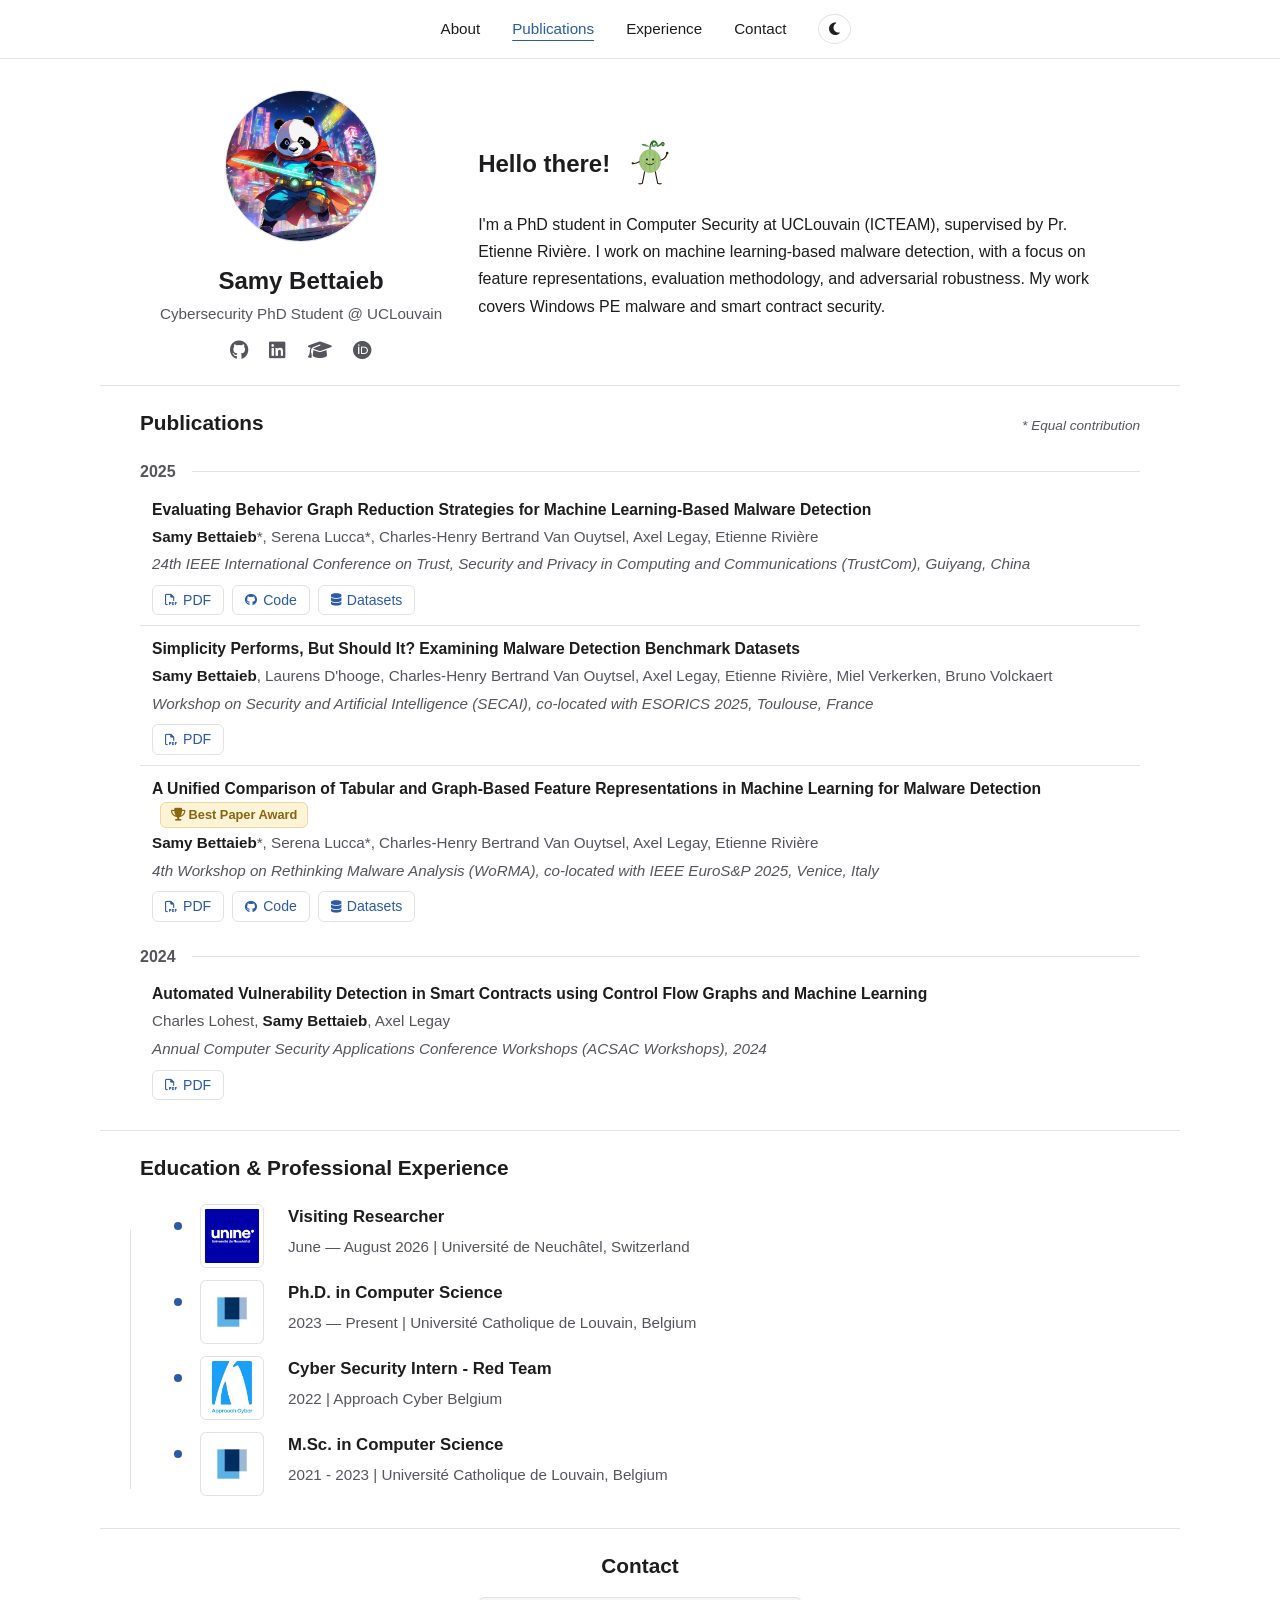
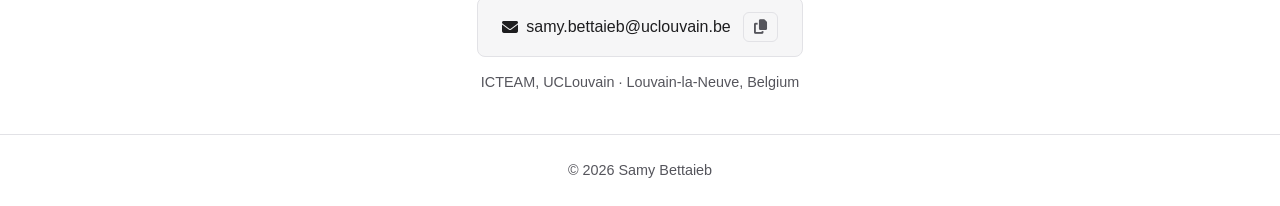
<file: index.html>
<!DOCTYPE html>
<html lang="en">
<head>
    <meta charset="UTF-8">
    <meta name="viewport" content="width=device-width, initial-scale=1.0">
    <title>Samy Bettaieb - Cybersecurity Researcher</title>
    <meta name="description" content="Samy Bettaieb — PhD student in Computer Security at UCLouvain. Research on ML-based malware detection, adversarial robustness, and smart contract security.">
    <meta property="og:title" content="Samy Bettaieb - Cybersecurity Researcher">
    <meta property="og:description" content="PhD student in Computer Security at UCLouvain. ML-based malware detection, adversarial robustness, smart contract security.">
    <meta property="og:type" content="website">
    <meta property="og:url" content="https://samybtt.github.io/">
    <meta property="og:image" content="https://samybtt.github.io/images/panda_small.png">
    <meta name="twitter:card" content="summary">
    <meta name="theme-color" content="#ffffff" media="(prefers-color-scheme: light)">
    <meta name="theme-color" content="#131316" media="(prefers-color-scheme: dark)">
    <link rel="canonical" href="https://samybtt.github.io/">
    <link rel="icon" type="image/png" href="images/panda_small.png">
    <link rel="stylesheet" href="css/styles.css">
    <link rel="stylesheet" href="https://cdnjs.cloudflare.com/ajax/libs/font-awesome/6.5.1/css/all.min.css">
</head>
<body>
    <header>
        <nav>
            <a href="#about">About</a>
            <a href="#papers">Publications</a>
            <a href="#experience">Experience</a>
            <a href="#contact">Contact</a>
            <button id="theme-toggle" aria-label="Toggle dark mode">
                <i class="fas fa-moon"></i>
            </button>
        </nav>
    </header>

    <section id="about" class="section">
        <div class="about-image">
            <img src="images/panda_small.png" alt="Samy Bettaieb">
            <h1>Samy Bettaieb</h1>
            <p>Cybersecurity PhD Student @ UCLouvain</p>
            <div class="social-icons">
                <a href="https://github.com/samybtt" target="_blank" aria-label="GitHub">
                    <i class="fab fa-github"></i>
                </a>
                <a href="https://www.linkedin.com/in/samy-bettaieb-961133237/" target="_blank" aria-label="LinkedIn">
                    <i class="fab fa-linkedin"></i>
                </a>
                <a href="https://scholar.google.com/citations?user=51qJkzMAAAAJ&hl=en" target="_blank" aria-label="Google Scholar">
                    <i class="fas fa-graduation-cap"></i>
                </a>
                <a href="https://orcid.org/0009-0003-8851-9930" target="_blank" aria-label="ORCID">
                    <i class="fab fa-orcid"></i>
                </a>
            </div>
        </div>
        <div class="description">
            <p class="hero-tagline">Hello there!
                <svg class="hero-melon" width="46" height="58" viewBox="-5 0 60 65" xmlns="http://www.w3.org/2000/svg">
                    <!-- Tendril/vine on top -->
                    <g class="melon-tendril">
                        <path d="M25 11 Q25 7 26 4" stroke="#3a7a2a" stroke-width="1.8" fill="none" stroke-linecap="round"/>
                        <path d="M26 4 C28 -2 34 -1 33 4 C32 8 27 7 28 3 C29 0 35 1 34 5 C33 8 38 6 40 3 C42 0 44 3 43 5 C42 7 40 6 41 4" stroke="#2d6a20" stroke-width="1.6" fill="none" stroke-linecap="round"/>
                        <path d="M24 7 Q17 2 14 4 Q15 7 24 7Z" fill="#4aaa4a"/>
                        <path d="M24 7 Q18 3.5 15 4.5" stroke="#2d7a2d" stroke-width="0.5" fill="none"/>
                        <path d="M26 7 Q33 2 36 4 Q35 7 26 7Z" fill="#5cb85c"/>
                        <path d="M26 7 Q32 3.5 35 4.5" stroke="#2d7a2d" stroke-width="0.5" fill="none"/>
                    </g>
                    <!-- Body -->
                    <ellipse cx="25" cy="26" rx="14" ry="15" fill="#9ecc72"/>
                    <ellipse cx="25" cy="26" rx="14" ry="15" fill="none" stroke="#7aaa55" stroke-width="0.5"/>
                    <!-- Faint net -->
                    <path d="M13 19 Q18 17 23 20 Q28 18 37 20" stroke="#7aaa55" stroke-width="0.3" fill="none" opacity="0.15"/>
                    <path d="M12 25 Q17 27 22 24 Q28 27 38 25" stroke="#7aaa55" stroke-width="0.3" fill="none" opacity="0.15"/>
                    <path d="M13 31 Q19 33 24 30 Q30 33 37 31" stroke="#7aaa55" stroke-width="0.3" fill="none" opacity="0.15"/>
                    <path d="M17 14 Q20 20 16 28 Q19 34 17 38" stroke="#7aaa55" stroke-width="0.3" fill="none" opacity="0.12"/>
                    <path d="M33 14 Q30 20 34 28 Q31 34 33 38" stroke="#7aaa55" stroke-width="0.3" fill="none" opacity="0.12"/>
                    <!-- Vertical rind lines -->
                    <path d="M25 12 Q24 26 25 40" stroke="#5a8a3a" stroke-width="1" fill="none" opacity="0.5"/>
                    <path d="M19 14 Q18 26 19 38" stroke="#5a8a3a" stroke-width="0.8" fill="none" opacity="0.45"/>
                    <path d="M31 14 Q32 26 31 38" stroke="#5a8a3a" stroke-width="0.8" fill="none" opacity="0.45"/>
                    <path d="M14 18 Q13.5 26 14 34" stroke="#5a8a3a" stroke-width="0.7" fill="none" opacity="0.35"/>
                    <path d="M36 18 Q36.5 26 36 34" stroke="#5a8a3a" stroke-width="0.7" fill="none" opacity="0.35"/>
                    <!-- Highlight -->
                    <ellipse cx="22" cy="23" rx="6" ry="7" fill="#b0dd88" opacity="0.25"/>
                    <!-- Eyes -->
                    <circle class="melon-eye" cx="21" cy="24" r="1.4" fill="#2a1a0a"/>
                    <circle class="melon-eye" cx="29" cy="24" r="1.4" fill="#2a1a0a"/>
                    <!-- Cheeks -->
                    <ellipse cx="18" cy="27.2" rx="1.8" ry="1.1" fill="#c96a4a" opacity="0.22"/>
                    <ellipse cx="32" cy="27.2" rx="1.8" ry="1.1" fill="#c96a4a" opacity="0.22"/>
                    <!-- Smile -->
                    <path d="M20 29 Q25 33 30 29" stroke="#2a1a0a" stroke-width="1" fill="none" stroke-linecap="round"/>
                    <!-- Left arm, resting -->
                    <path class="ink" d="M11 27 Q6 30 2.5 29" stroke="#2a1a0a" stroke-width="1.5" fill="none" stroke-linecap="round"/>
                    <circle class="ink-fill" cx="2.5" cy="29" r="1.5" fill="#2a1a0a"/>
                    <!-- Right arm, raised and waving -->
                    <g class="melon-wave">
                        <path class="ink" d="M39 25 C43 24 46.5 20 47.5 15.5" stroke="#2a1a0a" stroke-width="1.5" fill="none" stroke-linecap="round"/>
                        <circle class="ink-fill" cx="47.5" cy="15.5" r="1.6" fill="#2a1a0a"/>
                    </g>
                    <!-- Legs, relaxed -->
                    <path class="ink" d="M18 40 Q16.5 48 15 55 Q12 56.5 10.5 55.5" stroke="#2a1a0a" stroke-width="1.5" fill="none" stroke-linecap="round"/>
                    <path class="ink" d="M32 40 Q33.5 48 35 55 Q38 56.5 39.5 55.5" stroke="#2a1a0a" stroke-width="1.5" fill="none" stroke-linecap="round"/>
                </svg>
            </p>
            <p>I'm a PhD student in Computer Security at UCLouvain (ICTEAM), supervised by Pr. Etienne Rivière. I work on machine learning-based malware detection, with a focus on feature representations, evaluation methodology, and adversarial robustness. My work covers Windows PE malware and smart contract security.</p>
        </div>
    </section>


    <section id="papers" class="section">
        <div class="section-head">
            <h2>Publications</h2>
            <div class="contrib-note">* Equal contribution</div>
        </div>
        <h3 class="text-muted">2025</h3>

        <div class="paper-entry">
            <h4 class="paper-title">
                Evaluating Behavior Graph Reduction Strategies for Machine Learning-Based Malware Detection
            </h4>
            <div class="paper-authors">
                <strong>Samy Bettaieb</strong>*, Serena Lucca*, Charles-Henry Bertrand Van Ouytsel, Axel Legay, Etienne Rivière
            </div>
            <div class="paper-info">
                24th IEEE International Conference on Trust, Security and Privacy in Computing and Communications (TrustCom), Guiyang, China
            </div>
            <div class="paper-links">
                <a class="chip" href="http://hdl.handle.net/2078.1/307301" target="_blank"><i class="far fa-file-pdf"></i>PDF</a>
                <a class="chip" href="https://github.com/CloudLargeScale-UCLouvain/malware-graph-reduction" target="_blank"><i class="fab fa-github"></i>Code</a>
                <a class="chip" href="https://www.kaggle.com/datasets/sigehmireglbjevf/api-call-graphs-reduction-strategies" target="_blank"><i class="fas fa-database"></i>Datasets</a>
            </div>
        </div>

        <div class="paper-entry">
            <h4 class="paper-title">
                Simplicity Performs, But Should It? Examining Malware Detection Benchmark Datasets
            </h4>
            <div class="paper-authors">
                <strong>Samy Bettaieb</strong>, Laurens D'hooge, Charles-Henry Bertrand Van Ouytsel, Axel Legay, Etienne Rivière, Miel Verkerken, Bruno Volckaert
            </div>
            <div class="paper-info">
                Workshop on Security and Artificial Intelligence (SECAI), co-located with ESORICS 2025, Toulouse, France
            </div>
            <div class="paper-links">
                <a class="chip" href="http://hdl.handle.net/2078.1/307299" target="_blank"><i class="far fa-file-pdf"></i>PDF</a>
            </div>
        </div>

        <div class="paper-entry">
            <h4 class="paper-title">
                A Unified Comparison of Tabular and Graph-Based Feature Representations in Machine Learning for Malware Detection
                <span class="award-badge"><i class="fas fa-trophy"></i> Best Paper Award</span>
            </h4>
            <div class="paper-authors">
                <strong>Samy Bettaieb</strong>*, Serena Lucca*, Charles-Henry Bertrand Van Ouytsel, Axel Legay, Etienne Rivière
            </div>
            <div class="paper-info">
                4th Workshop on Rethinking Malware Analysis (WoRMA), co-located with IEEE EuroS&P 2025, Venice, Italy
                
            </div>
            <div class="paper-links">
                <a class="chip" href="https://ieeexplore.ieee.org/document/11129492" target="_blank"><i class="far fa-file-pdf"></i>PDF</a>
                <a class="chip" href="https://github.com/samybtt/comparison-tabular-graph-ml-malware" target="_blank"><i class="fab fa-github"></i>Code</a>
                <a class="chip" href="https://www.kaggle.com/sigehmireglbjevf/datasets" target="_blank"><i class="fas fa-database"></i>Datasets</a>
            </div>
        </div>

        <h3 class="text-muted">2024</h3>

        <div class="paper-entry">
            <h4 class="paper-title">
                Automated Vulnerability Detection in Smart Contracts using Control Flow Graphs and Machine Learning
            </h4>
            <div class="paper-authors">
                Charles Lohest, <strong>Samy Bettaieb</strong>, Axel Legay
            </div>
            <div class="paper-info">
                Annual Computer Security Applications Conference Workshops (ACSAC Workshops), 2024
            </div>
            <div class="paper-links">
                <a class="chip" href="https://ieeexplore.ieee.org/stamp/stamp.jsp?arnumber=10917792" target="_blank"><i class="far fa-file-pdf"></i>PDF</a>
            </div>
        </div>
    </section>


    <section id="experience" class="section">
        <h2>Education & Professional Experience</h2>
        <div class="timeline-wrapper">
            <div class="timeline-entry">
                <img src="images/unine_logo.jpeg" alt="Université de Neuchâtel Logo">
                <div>
                    <h4>Visiting Researcher</h4>
                    <p>June — August 2026 | Université de Neuchâtel, Switzerland</p>
                </div>
            </div>
            <div class="timeline-entry">
                <img src="images/uclouvain_logo_square.jpeg" alt="UCLouvain Logo">
                <div>
                    <h4>Ph.D. in Computer Science</h4>
                    <p>2023 — Present | Université Catholique de Louvain, Belgium</p>
                </div>
            </div>
            <div class="timeline-entry">
                <img src="images/approach_cyber_logo.jpeg" alt="Approach Cyber Logo">
                <div>
                    <h4>Cyber Security Intern - Red Team</h4>
                    <p>2022 | Approach Cyber Belgium</p>
                </div>
            </div>
            <div class="timeline-entry">
                <img src="images/uclouvain_logo_square.jpeg" alt="UCLouvain Logo">
                <div>
                    <h4>M.Sc. in Computer Science</h4>
                    <p>2021 - 2023 | Université Catholique de Louvain, Belgium</p>
                </div>
            </div>
        </div>
    </section>


    <section id="contact" class="section">
        <h2>Contact</h2>
        <div class="contact-card">
            <a href="mailto:samy.bettaieb@uclouvain.be" class="email-link">
                <i class="fas fa-envelope"></i>
                samy.bettaieb@uclouvain.be
            </a>
            <button class="copy-email" data-email="samy.bettaieb@uclouvain.be" aria-label="Copy email">
                <i class="fas fa-copy"></i>
            </button>
        </div>
        <p class="contact-location">ICTEAM, UCLouvain &middot; Louvain-la-Neuve, Belgium</p>
    </section>

    <footer>
        &copy; 2026 Samy Bettaieb
    </footer>

    <script type="application/ld+json">
    {
        "@context": "https://schema.org",
        "@type": "Person",
        "name": "Samy Bettaieb",
        "givenName": "Samy",
        "familyName": "Bettaieb",
        "jobTitle": "PhD Student in Computer Security",
        "url": "https://samybtt.github.io/",
        "image": "https://samybtt.github.io/images/panda_small.png",
        "email": "samy.bettaieb@uclouvain.be",
        "affiliation": {
            "@type": "CollegeOrUniversity",
            "name": "UCLouvain — ICTEAM",
            "url": "https://uclouvain.be/en/research-institutes/icteam"
        },
        "alumniOf": {
            "@type": "CollegeOrUniversity",
            "name": "Université Catholique de Louvain"
        },
        "knowsAbout": [
            "Machine learning-based malware detection",
            "Adversarial robustness",
            "Windows PE malware analysis",
            "Smart contract security",
            "Evaluation methodology for security machine learning"
        ],
        "sameAs": [
            "https://github.com/samybtt",
            "https://www.linkedin.com/in/samy-bettaieb-961133237/",
            "https://scholar.google.com/citations?user=51qJkzMAAAAJ&hl=en",
            "https://orcid.org/0009-0003-8851-9930"
        ]
    }
    </script>

    <script src="js/main.js"></script>
</body>
</html>
</file>
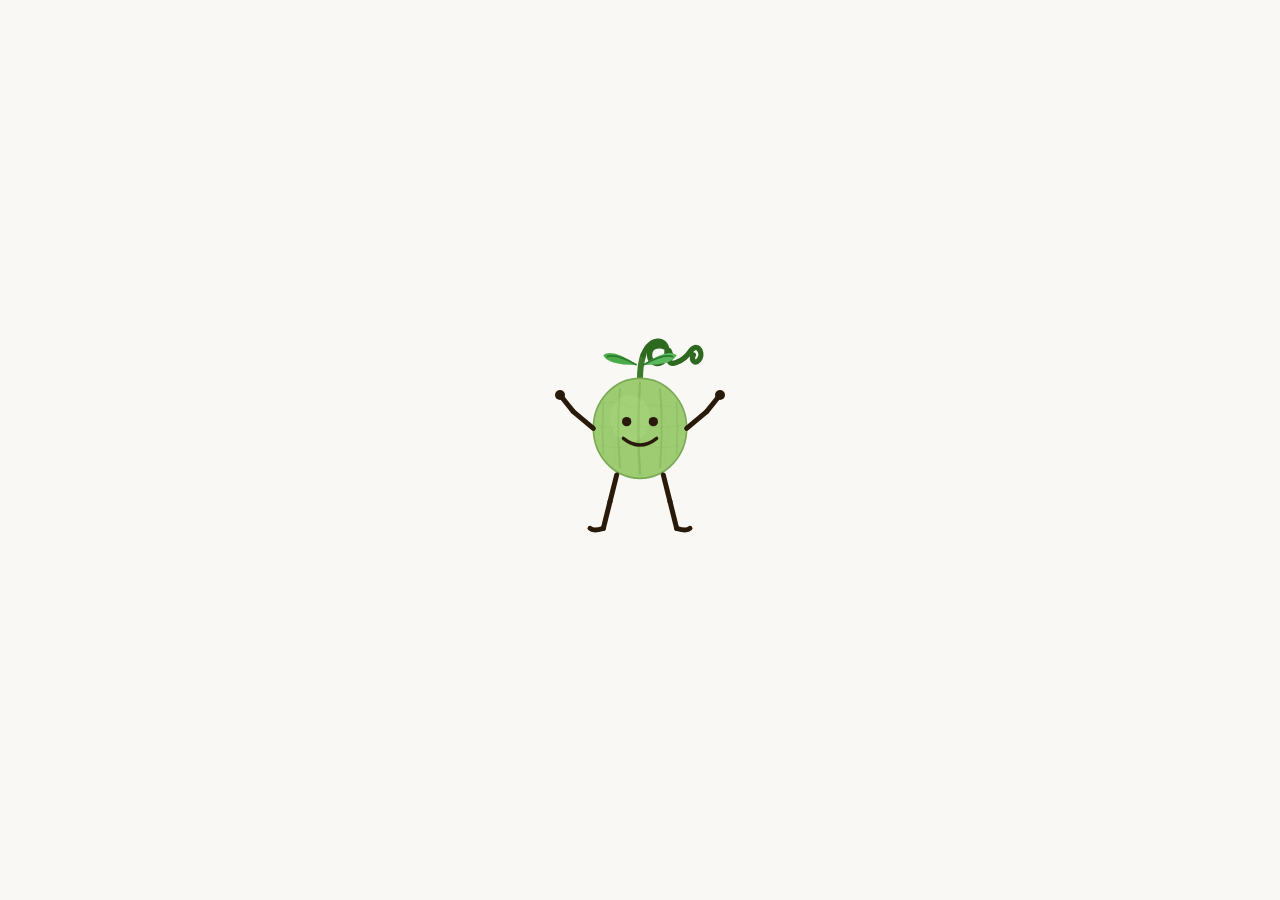
<file: animations/melon.html>
<!DOCTYPE html>
<html lang="en">
<head>
<meta charset="UTF-8">
<meta name="viewport" content="width=device-width, initial-scale=1.0">
<title>Dancing Melon</title>
<style>
  * { margin: 0; padding: 0; box-sizing: border-box; }
  html, body { width: 100%; height: 100%; display: flex; align-items: center; justify-content: center; background: #f9f8f4; }

  .dancing-melon {
      animation: melon-groove 4s ease-in-out infinite;
  }

  @keyframes melon-groove {
      0% { transform: translateX(0) translateY(0) rotate(0deg); }
      6.25% { transform: translateX(-3px) translateY(-4px) rotate(-5deg); }
      12.5% { transform: translateX(0) translateY(0) rotate(0deg); }
      18.75% { transform: translateX(3px) translateY(-4px) rotate(5deg); }
      25% { transform: translateX(0) translateY(0) rotate(0deg); }
      31.25% { transform: translateX(-3px) translateY(-4px) rotate(-5deg); }
      37.5% { transform: translateX(0) translateY(0) rotate(0deg); }
      43.75% { transform: translateX(3px) translateY(-4px) rotate(5deg); }
      50% { transform: translateX(0) translateY(0) rotate(0deg); }
      100% { transform: translateX(0) translateY(0) rotate(0deg); }
  }

  .melon-wave-arm {
      transform-origin: 11px 26px;
      animation: melon-arm-l 4s ease-in-out infinite;
  }

  @keyframes melon-arm-l {
      0% { transform: rotate(0deg); }
      6.25% { transform: rotate(20deg); }
      12.5% { transform: rotate(0deg); }
      18.75% { transform: rotate(-20deg); }
      25% { transform: rotate(0deg); }
      31.25% { transform: rotate(20deg); }
      37.5% { transform: rotate(0deg); }
      43.75% { transform: rotate(-20deg); }
      50% { transform: rotate(-80deg); }
      58% { transform: rotate(50deg); }
      66% { transform: rotate(-80deg); }
      74% { transform: rotate(50deg); }
      82% { transform: rotate(-80deg); }
      90% { transform: rotate(50deg); }
      100% { transform: rotate(0deg); }
  }

  .melon-right-arm {
      transform-origin: 39px 26px;
      animation: melon-arm-r 4s ease-in-out infinite;
  }

  @keyframes melon-arm-r {
      0% { transform: rotate(0deg); }
      6.25% { transform: rotate(20deg); }
      12.5% { transform: rotate(0deg); }
      18.75% { transform: rotate(-20deg); }
      25% { transform: rotate(0deg); }
      31.25% { transform: rotate(20deg); }
      37.5% { transform: rotate(0deg); }
      43.75% { transform: rotate(-20deg); }
      50% { transform: rotate(95deg); }
      100% { transform: rotate(95deg); }
  }

  .melon-left-forearm {
      transform-origin: 5px 21px;
      animation: melon-forearm-l 4s ease-in-out infinite;
  }

  @keyframes melon-forearm-l {
      0% { transform: rotate(0deg); }
      6.25% { transform: rotate(15deg); }
      12.5% { transform: rotate(0deg); }
      18.75% { transform: rotate(-15deg); }
      25% { transform: rotate(0deg); }
      31.25% { transform: rotate(15deg); }
      37.5% { transform: rotate(0deg); }
      43.75% { transform: rotate(-15deg); }
      50% { transform: rotate(-20deg); }
      58% { transform: rotate(15deg); }
      66% { transform: rotate(-20deg); }
      74% { transform: rotate(15deg); }
      82% { transform: rotate(-20deg); }
      90% { transform: rotate(15deg); }
      100% { transform: rotate(0deg); }
  }

  .melon-right-forearm {
      transform-origin: 45px 21px;
      animation: melon-forearm-r 4s ease-in-out infinite;
  }

  @keyframes melon-forearm-r {
      0% { transform: rotate(0deg); }
      6.25% { transform: rotate(15deg); }
      12.5% { transform: rotate(0deg); }
      18.75% { transform: rotate(-15deg); }
      25% { transform: rotate(0deg); }
      31.25% { transform: rotate(15deg); }
      37.5% { transform: rotate(0deg); }
      43.75% { transform: rotate(-15deg); }
      50% { transform: rotate(0deg); }
      100% { transform: rotate(0deg); }
  }

  .melon-left-leg {
      transform-origin: 18px 40px;
      animation: melon-leg-l 4s ease-in-out infinite;
  }

  @keyframes melon-leg-l {
      0% { transform: rotate(0deg); }
      6.25% { transform: rotate(-20deg); }
      12.5% { transform: rotate(0deg); }
      18.75% { transform: rotate(5deg); }
      25% { transform: rotate(0deg); }
      31.25% { transform: rotate(-20deg); }
      37.5% { transform: rotate(0deg); }
      43.75% { transform: rotate(5deg); }
      50% { transform: rotate(0deg); }
      100% { transform: rotate(0deg); }
  }

  .melon-right-leg {
      transform-origin: 32px 40px;
      animation: melon-leg-r 4s ease-in-out infinite;
  }

  @keyframes melon-leg-r {
      0% { transform: rotate(0deg); }
      6.25% { transform: rotate(-5deg); }
      12.5% { transform: rotate(0deg); }
      18.75% { transform: rotate(20deg); }
      25% { transform: rotate(0deg); }
      31.25% { transform: rotate(-5deg); }
      37.5% { transform: rotate(0deg); }
      43.75% { transform: rotate(20deg); }
      50% { transform: rotate(0deg); }
      100% { transform: rotate(0deg); }
  }

  .melon-left-shin {
      transform-origin: 16px 48px;
      animation: melon-shin-l 4s ease-in-out infinite;
  }

  @keyframes melon-shin-l {
      0% { transform: rotate(0deg); }
      6.25% { transform: rotate(30deg); }
      12.5% { transform: rotate(0deg); }
      18.75% { transform: rotate(-5deg); }
      25% { transform: rotate(0deg); }
      31.25% { transform: rotate(30deg); }
      37.5% { transform: rotate(0deg); }
      43.75% { transform: rotate(-5deg); }
      50% { transform: rotate(0deg); }
      100% { transform: rotate(0deg); }
  }

  .melon-right-shin {
      transform-origin: 34px 48px;
      animation: melon-shin-r 4s ease-in-out infinite;
  }

  @keyframes melon-shin-r {
      0% { transform: rotate(0deg); }
      6.25% { transform: rotate(5deg); }
      12.5% { transform: rotate(0deg); }
      18.75% { transform: rotate(-30deg); }
      25% { transform: rotate(0deg); }
      31.25% { transform: rotate(5deg); }
      37.5% { transform: rotate(0deg); }
      43.75% { transform: rotate(-30deg); }
      50% { transform: rotate(0deg); }
      100% { transform: rotate(0deg); }
  }

  .melon-tendril {
      transform-origin: 25px 8px;
      animation: melon-tendril-wiggle 2s ease-in-out infinite;
  }

  @keyframes melon-tendril-wiggle {
      0%, 100% { transform: rotate(0deg); }
      25% { transform: rotate(10deg); }
      75% { transform: rotate(-10deg); }
  }
</style>
</head>
<body>

<svg class="dancing-melon" width="200" height="250" viewBox="-5 0 60 65" xmlns="http://www.w3.org/2000/svg">
    <!-- Tendril/vine on top -->
    <g class="melon-tendril">
        <!-- Stem -->
        <path d="M25 11 Q25 7 26 4" stroke="#3a7a2a" stroke-width="1.8" fill="none" stroke-linecap="round"/>
        <!-- Curly tendril with clear spiral loops -->
        <path d="M26 4 C28 -2 34 -1 33 4 C32 8 27 7 28 3 C29 0 35 1 34 5 C33 8 38 6 40 3 C42 0 44 3 43 5 C42 7 40 6 41 4" stroke="#2d6a20" stroke-width="1.6" fill="none" stroke-linecap="round"/>
        <!-- Left leaf -->
        <path d="M24 7 Q17 2 14 4 Q15 7 24 7Z" fill="#4aaa4a"/>
        <path d="M24 7 Q18 3.5 15 4.5" stroke="#2d7a2d" stroke-width="0.5" fill="none"/>
        <!-- Right leaf -->
        <path d="M26 7 Q33 2 36 4 Q35 7 26 7Z" fill="#5cb85c"/>
        <path d="M26 7 Q32 3.5 35 4.5" stroke="#2d7a2d" stroke-width="0.5" fill="none"/>
    </g>

    <!-- Body - oval melon shape -->
    <ellipse cx="25" cy="26" rx="14" ry="15" fill="#9ecc72"/>
    <ellipse cx="25" cy="26" rx="14" ry="15" fill="none" stroke="#7aaa55" stroke-width="0.5"/>

    <!-- Faint irregular net texture -->
    <path d="M13 19 Q18 17 23 20 Q28 18 37 20" stroke="#7aaa55" stroke-width="0.3" fill="none" opacity="0.15"/>
    <path d="M12 25 Q17 27 22 24 Q28 27 38 25" stroke="#7aaa55" stroke-width="0.3" fill="none" opacity="0.15"/>
    <path d="M13 31 Q19 33 24 30 Q30 33 37 31" stroke="#7aaa55" stroke-width="0.3" fill="none" opacity="0.15"/>
    <path d="M17 14 Q20 20 16 28 Q19 34 17 38" stroke="#7aaa55" stroke-width="0.3" fill="none" opacity="0.12"/>
    <path d="M33 14 Q30 20 34 28 Q31 34 33 38" stroke="#7aaa55" stroke-width="0.3" fill="none" opacity="0.12"/>

    <!-- Vertical rind lines (primary) -->
    <path d="M25 12 Q24 26 25 40" stroke="#6a9a48" stroke-width="0.7" fill="none" opacity="0.35"/>
    <path d="M19 14 Q18 26 19 38" stroke="#6a9a48" stroke-width="0.6" fill="none" opacity="0.3"/>
    <path d="M31 14 Q32 26 31 38" stroke="#6a9a48" stroke-width="0.6" fill="none" opacity="0.3"/>
    <path d="M14 18 Q13.5 26 14 34" stroke="#6a9a48" stroke-width="0.5" fill="none" opacity="0.22"/>
    <path d="M36 18 Q36.5 26 36 34" stroke="#6a9a48" stroke-width="0.5" fill="none" opacity="0.22"/>

    <!-- Lighter highlight -->
    <ellipse cx="22" cy="23" rx="6" ry="7" fill="#b0dd88" opacity="0.25"/>

    <!-- Eyes -->
    <circle cx="21" cy="24" r="1.4" fill="#2a1a0a"/>
    <circle cx="29" cy="24" r="1.4" fill="#2a1a0a"/>

    <!-- Smile -->
    <path d="M20 29 Q25 33 30 29" stroke="#2a1a0a" stroke-width="1" fill="none" stroke-linecap="round"/>

    <!-- Left arm -->
    <g class="melon-wave-arm">
        <line x1="11" y1="26" x2="5" y2="21" stroke="#2a1a0a" stroke-width="1.5" stroke-linecap="round"/>
        <g class="melon-left-forearm">
            <line x1="5" y1="21" x2="1" y2="16" stroke="#2a1a0a" stroke-width="1.5" stroke-linecap="round"/>
            <circle cx="1" cy="16" r="1.5" fill="#2a1a0a"/>
        </g>
    </g>

    <!-- Right arm -->
    <g class="melon-right-arm">
        <line x1="39" y1="26" x2="45" y2="21" stroke="#2a1a0a" stroke-width="1.5" stroke-linecap="round"/>
        <g class="melon-right-forearm">
            <line x1="45" y1="21" x2="49" y2="16" stroke="#2a1a0a" stroke-width="1.5" stroke-linecap="round"/>
            <circle cx="49" cy="16" r="1.5" fill="#2a1a0a"/>
        </g>
    </g>

    <!-- Left leg -->
    <g class="melon-left-leg">
        <line x1="18" y1="40" x2="16" y2="48" stroke="#2a1a0a" stroke-width="1.5" stroke-linecap="round"/>
        <g class="melon-left-shin">
            <line x1="16" y1="48" x2="14" y2="56" stroke="#2a1a0a" stroke-width="1.5" stroke-linecap="round"/>
            <path d="M14 56 Q11 57 10 56" stroke="#2a1a0a" stroke-width="1.5" fill="none" stroke-linecap="round"/>
        </g>
    </g>

    <!-- Right leg -->
    <g class="melon-right-leg">
        <line x1="32" y1="40" x2="34" y2="48" stroke="#2a1a0a" stroke-width="1.5" stroke-linecap="round"/>
        <g class="melon-right-shin">
            <line x1="34" y1="48" x2="36" y2="56" stroke="#2a1a0a" stroke-width="1.5" stroke-linecap="round"/>
            <path d="M36 56 Q39 57 40 56" stroke="#2a1a0a" stroke-width="1.5" fill="none" stroke-linecap="round"/>
        </g>
    </g>
</svg>

</body>
</html>
</file>
<file: css/styles.css>
/* styles.css — clean minimal */

:root {
    --background: #ffffff;
    --text: #1d1d1f;
    --text-secondary: #55555c;
    --accent: #2b5aa7;
    --accent-dark: #1d4076;
    --header-bg: rgba(255, 255, 255, 0.92);
    --card-bg: #f6f6f7;
    --border: #e2e2e6;
    --shadow: rgba(0, 0, 0, 0.08);
}

[data-theme="dark"] {
    --background: #131316;
    --text: #e8e8ea;
    --text-secondary: #a5a5ad;
    --accent: #82aae0;
    --accent-dark: #a9c6ef;
    --header-bg: rgba(19, 19, 22, 0.92);
    --card-bg: #1d1d22;
    --border: #2c2c33;
    --shadow: rgba(0, 0, 0, 0.4);
}

/* ====== BASE ====== */

html {
    scroll-behavior: smooth;
}

body {
    margin: 0;
    padding-top: 60px;
    font-family: -apple-system, BlinkMacSystemFont, 'Segoe UI', Roboto, Helvetica, Arial, sans-serif;
    font-size: 1rem;
    line-height: 1.6;
    background: var(--background);
    color: var(--text);
    transition: background 0.15s ease, color 0.15s ease;
}

h2 {
    font-size: 1.3rem;
    font-weight: 700;
    margin: 0 0 8px;
    color: var(--text);
}

a {
    color: var(--accent);
    transition: color 0.15s ease;
}

a:hover {
    color: var(--accent-dark);
}

:focus-visible {
    outline: 2px solid var(--accent);
    outline-offset: 3px;
    border-radius: 2px;
}

/* ====== HEADER ====== */

header {
    position: fixed;
    top: 0;
    left: 0;
    width: 100%;
    box-sizing: border-box;
    background: var(--header-bg);
    backdrop-filter: blur(8px);
    display: flex;
    justify-content: center;
    padding: 14px 10px;
    z-index: 1000;
    border-bottom: 1px solid var(--border);
    transition: background 0.15s ease;
}

nav {
    display: flex;
    align-items: center;
    justify-content: center;
    flex-wrap: wrap;
    gap: 8px;
    max-width: 100%;
}

nav a {
    margin: 0 12px;
    white-space: nowrap;
    text-decoration: none;
    color: var(--text);
    font-weight: 500;
    font-size: 0.95rem;
    padding: 2px 0;
    transition: color 0.15s ease;
}

nav a:hover,
nav a.active {
    color: var(--accent);
}

nav a.active {
    text-decoration: underline;
    text-underline-offset: 6px;
}

#theme-toggle {
    background: none;
    border: 1px solid var(--border);
    color: var(--text);
    font-size: 0.9rem;
    cursor: pointer;
    padding: 6px 10px;
    border-radius: 50%;
    margin-left: 12px;
    transition: all 0.15s ease;
}

#theme-toggle:hover {
    border-color: var(--accent);
    color: var(--accent);
}

/* ====== SECTIONS ====== */

.section {
    padding: 20px 40px;
    max-width: 1000px;
    margin: auto;
    scroll-margin-top: 60px;
}

.section + .section {
    border-top: 1px solid var(--border);
}

/* ====== ABOUT ====== */

#about {
    display: flex;
    align-items: center;
    justify-content: space-around;
    flex-wrap: wrap;
    text-align: left;
    padding: 20px 40px 8px;
}

.about-image {
    text-align: center;
    margin: 10px 20px;
}

.about-image img {
    width: 150px;
    height: 150px;
    object-fit: cover;
    border-radius: 50%;
    border: 1px solid var(--border);
}

.about-image h1 {
    margin: 12px 0 2px;
    font-size: 1.5rem;
    font-weight: 700;
}

.about-image p {
    margin: 0 0 10px;
    font-size: 0.95rem;
    color: var(--text-secondary);
}

.social-icons a {
    margin: 0 8px;
    font-size: 19px;
    color: var(--text-secondary);
    text-decoration: none;
    transition: color 0.15s ease;
}

.social-icons a:hover {
    color: var(--accent);
}

.description {
    flex: 1;
    min-width: 280px;
    margin: 16px;
    text-align: left;
}

.description p {
    line-height: 1.7;
    color: var(--text);
}

.description p:last-child {
    margin-bottom: 0;
}

.hero-tagline {
    font-size: 1.5rem;
    font-weight: 700;
    line-height: 1.2;
    margin: 0 0 14px;
    color: var(--text);
}

/* ====== HERO MELON ====== */
/* Calm idle character: gentle float, a periodic wave, a blink */

.hero-melon {
    display: inline-block;
    vertical-align: middle;
    margin-left: 10px;
    filter: saturate(0.85);
    animation: melon-float 6s ease-in-out infinite;
}

@keyframes melon-float {
    0%, 100% { transform: translateY(0) rotate(0deg); }
    50% { transform: translateY(-3px) rotate(-1.5deg); }
}

/* Dark mode: light limbs */
[data-theme="dark"] .hero-melon .ink {
    stroke: #d5d5da;
}

[data-theme="dark"] .hero-melon .ink-fill {
    fill: #d5d5da;
}

.melon-wave {
    transform-origin: 39px 25px;
    animation: melon-wave 7s ease-in-out infinite;
}

@keyframes melon-wave {
    0%, 34%, 100% { transform: rotate(0deg); }
    8% { transform: rotate(22deg); }
    15% { transform: rotate(-16deg); }
    22% { transform: rotate(22deg); }
    29% { transform: rotate(-16deg); }
}

.melon-eye {
    transform-box: fill-box;
    transform-origin: center;
    animation: melon-blink 5s ease-in-out infinite;
}

@keyframes melon-blink {
    0%, 94%, 100% { transform: scaleY(1); }
    97% { transform: scaleY(0.12); }
}

.melon-tendril {
    transform-origin: 25px 8px;
    animation: melon-tendril-wiggle 6s ease-in-out infinite;
}

@keyframes melon-tendril-wiggle {
    0%, 100% { transform: rotate(-5deg); }
    50% { transform: rotate(5deg); }
}

/* ====== TIMELINE ====== */

#experience {
    position: relative;
    display: flex;
    flex-direction: column;
    align-items: flex-start;
}

#experience::before {
    content: '';
    position: absolute;
    left: 30px;
    top: 25%;
    height: 65%;
    width: 1px;
    background: var(--border);
}

.timeline-entry {
    position: relative;
    display: flex;
    align-items: flex-start;
    margin: 12px 0 12px 60px;
    text-align: left;
}

.timeline-entry::before {
    content: '';
    position: absolute;
    left: -26px;
    top: 18px;
    width: 8px;
    height: 8px;
    border-radius: 50%;
    background: var(--accent);
}

.timeline-entry img {
    width: 54px;
    height: 54px;
    object-fit: contain;
    margin-right: 24px;
    flex-shrink: 0;
    border-radius: 6px;
    border: 1px solid var(--border);
    background: #ffffff;
    padding: 4px;
}

.timeline-entry h4 {
    margin: 0 0 4px;
    font-size: 1.05rem;
    font-weight: 600;
}

.timeline-entry p {
    margin: 0;
    color: var(--text-secondary);
    font-size: 0.95rem;
}

/* ====== PAPERS ====== */

#papers h3 {
    display: flex;
    align-items: center;
    gap: 16px;
    margin-top: 12px;
    margin-bottom: 2px;
    font-size: 1rem;
    font-weight: 600;
    color: var(--text-secondary);
}

#papers h3::after {
    content: '';
    flex: 1;
    height: 1px;
    background: var(--border);
}

.paper-entry {
    padding: 10px 12px;
    margin: 0;
    border-radius: 6px;
    transition: background 0.15s ease;
}

.paper-entry + .paper-entry {
    border-top: 1px solid var(--border);
    border-top-left-radius: 0;
    border-top-right-radius: 0;
}

.paper-entry:hover {
    background: var(--card-bg);
}

.paper-title {
    font-size: 0.98rem;
    font-weight: 600;
    margin: 0 0 4px;
    color: var(--text);
}

.paper-authors {
    font-size: 0.95rem;
    color: var(--text-secondary);
    margin-bottom: 4px;
    line-height: 1.5;
}

.paper-authors strong {
    color: var(--text);
    font-weight: 600;
}

.paper-info {
    font-size: 0.95rem;
    color: var(--text-secondary);
    margin-bottom: 4px;
    font-style: italic;
}

.paper-links {
    display: flex;
    flex-wrap: wrap;
    gap: 8px;
    margin-top: 8px;
}

.chip {
    display: inline-flex;
    align-items: center;
    gap: 6px;
    padding: 3px 12px;
    border: 1px solid var(--border);
    border-radius: 6px;
    font-size: 0.88rem;
    font-weight: 500;
    text-decoration: none;
    color: var(--accent);
    transition: all 0.15s ease;
}

.chip i {
    font-size: 0.85em;
}

.chip:hover {
    border-color: var(--accent);
    background: var(--card-bg);
    color: var(--accent-dark);
}

.section-head {
    display: flex;
    align-items: baseline;
    justify-content: space-between;
    gap: 16px;
}

.contrib-note {
    font-size: 0.85rem;
    color: var(--text-secondary);
    font-style: italic;
}

.award-badge {
    display: inline-block;
    margin-left: 8px;
    padding: 2px 10px;
    font-size: 0.8rem;
    font-weight: 600;
    font-style: normal;
    color: #8a6510;
    background: #fdf3d7;
    border: 1px solid #ecd9a0;
    border-radius: 6px;
    vertical-align: middle;
}

[data-theme="dark"] .award-badge {
    color: #e3c37a;
    background: rgba(227, 195, 122, 0.1);
    border-color: rgba(227, 195, 122, 0.3);
}

/* ====== CONTACT ====== */

#contact {
    text-align: center;
}

.contact-card {
    margin-top: 6px;
    display: inline-flex;
    align-items: center;
    gap: 12px;
    background: var(--card-bg);
    border: 1px solid var(--border);
    padding: 14px 24px;
    border-radius: 8px;
}

.email-link {
    text-decoration: none;
    color: var(--text);
    font-size: 1rem;
    font-weight: 500;
    display: flex;
    align-items: center;
    gap: 8px;
}

.email-link:hover {
    color: var(--accent);
}

.copy-email {
    background: none;
    border: 1px solid var(--border);
    color: var(--text-secondary);
    cursor: pointer;
    padding: 6px 10px;
    border-radius: 6px;
    font-size: 0.9rem;
    transition: all 0.15s ease;
}

.copy-email:hover {
    color: var(--accent);
    border-color: var(--accent);
}

.copy-email.copied {
    color: #2e7d32;
    border-color: #2e7d32;
}

.contact-location {
    margin: 14px 0 0;
    font-size: 0.9rem;
    color: var(--text-secondary);
}

/* ====== FOOTER ====== */

footer {
    text-align: center;
    padding: 24px 20px;
    font-size: 0.9em;
    color: var(--text-secondary);
    border-top: 1px solid var(--border);
    margin-top: 20px;
}

/* ====== REDUCED MOTION ====== */

@media (prefers-reduced-motion: reduce) {
    html {
        scroll-behavior: auto;
    }

    *, *::before, *::after {
        animation: none !important;
        transition: none !important;
    }
}

/* ====== RESPONSIVE ====== */

@media (max-width: 768px) {
    nav {
        gap: 4px;
    }

    nav a {
        margin: 0 6px;
        font-size: 0.9rem;
    }

    .section {
        padding: 20px 16px;
    }

    #about {
        padding: 20px 16px 8px;
        flex-direction: column;
        text-align: center;
    }

    .about-image {
        margin: 12px;
    }

    .about-image img {
        width: 130px;
        height: 130px;
    }

    .description {
        text-align: left;
        min-width: unset;
        margin: 10px;
    }

    .hero-tagline {
        font-size: 1.35rem;
    }

    #experience::before {
        left: 20px;
    }

    .timeline-entry {
        margin: 12px 0 12px 40px;
    }

    .timeline-entry::before {
        left: -18px;
        width: 6px;
        height: 6px;
    }

    .timeline-entry img {
        width: 44px;
        height: 44px;
        margin-right: 16px;
    }

    .paper-entry {
        padding: 12px 10px;
    }

    .contact-card {
        padding: 12px 20px;
    }
}

@media (max-width: 470px) {
    nav a {
        margin: 0 4px;
        font-size: 0.82rem;
    }

    #theme-toggle {
        margin-left: 4px;
        padding: 4px 7px;
        font-size: 0.8rem;
    }
}

/* Very narrow screens: nav wraps to two rows, so make room for it */
@media (max-width: 345px) {
    body {
        padding-top: 92px;
    }
}
</file>
